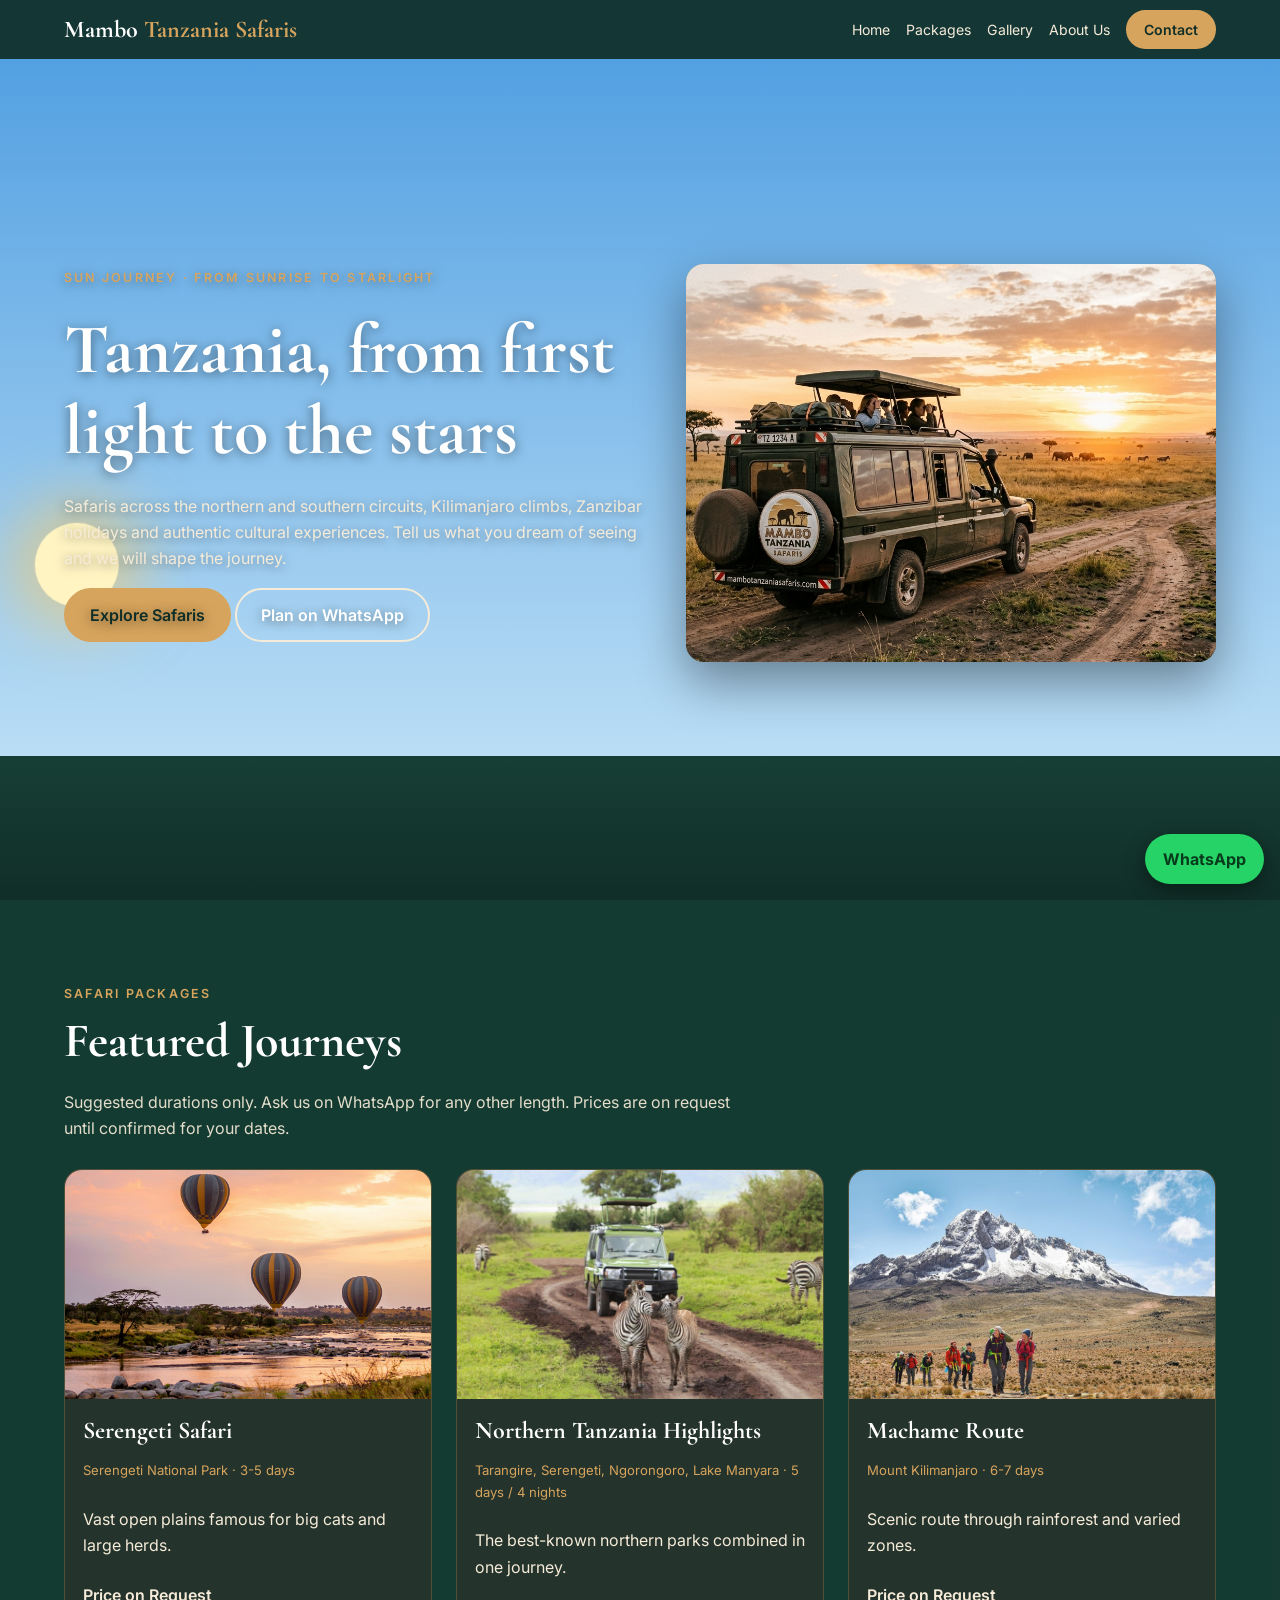
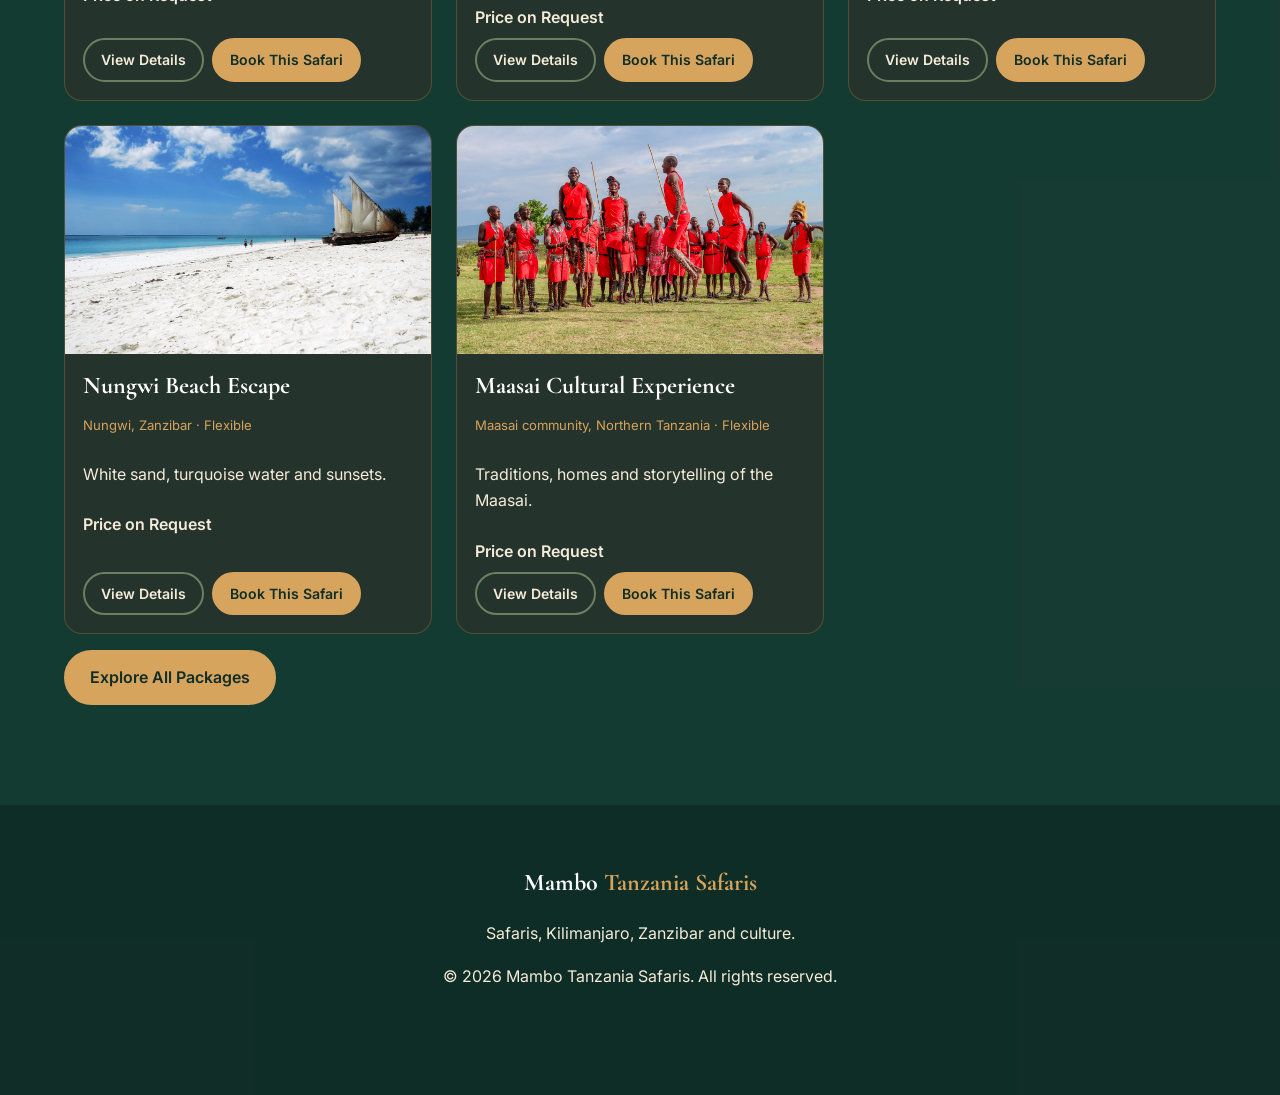
<file: index.html>
<!DOCTYPE html>
<html lang="en">
<head>
<meta charset="utf-8">
<meta name="viewport" content="width=device-width, initial-scale=1">

<title>Mambo Tanzania Safaris | Tanzania Safari Adventures</title>

<meta name="description" content="Discover Tanzania with Mambo Tanzania Safaris. Explore wildlife safaris, Kilimanjaro climbs, Zanzibar holidays and cultural experiences.">

<meta property="og:title" content="Mambo Tanzania Safaris">
<meta property="og:description" content="Experience Tanzania from sunrise to starlight.">
<meta property="og:image" content="images/hero-safari.jpg">

<meta name="theme-color" content="#173F35">

<link rel="preconnect" href="https://fonts.googleapis.com">
<link rel="stylesheet" href="https://fonts.googleapis.com/css2?family=Cormorant+Garamond:wght@500;700&family=Inter:wght@400;600&display=swap">
<link rel="stylesheet" href="styles.css">
</head>

<body>

<a class="skip" href="#main">Skip to main content</a>

<div id="sky" aria-hidden="true">
  <div id="stars"></div>
  <div id="moon"></div>
  <div id="sun"></div>
  <div id="ground"></div>
</div>

<header class="nav">

  <a class="logo" href="index.html">
    Mambo <span>Tanzania Safaris</span>
  </a>

  <button id="menuBtn" aria-label="Toggle menu" aria-expanded="false" aria-controls="menu">&#9776;</button>

  <nav>
    <ul id="menu">
      <li><a href="index.html">Home</a></li>
      <li><a href="packages.html">Packages</a></li>
      <li><a href="gallery.html">Gallery</a></li>
      <li><a href="about.html">About Us</a></li>
      <li><a class="btn sm" href="contact.html">Contact</a></li>
    </ul>
  </nav>

</header>

<main id="main">

  <!-- HERO SECTION -->
  <section id="home" class="hero">

    <div class="hero-txt">

      <p class="eyebrow">Sun Journey · From Sunrise to Starlight</p>

      <h1>Tanzania, from first light to the stars</h1>

      <p>
        Safaris across the northern and southern circuits,
        Kilimanjaro climbs, Zanzibar holidays and authentic
        cultural experiences. Tell us what you dream of seeing
        and we will shape the journey.
      </p>

      <p>
        <a class="btn" href="packages.html">Explore Safaris</a>

        <a class="btn ghost" data-wa="Hello Mambo Tanzania Safaris, I would like help planning a Tanzania trip." href="contact.html">
          Plan on WhatsApp
        </a>
      </p>

    </div>

    <div class="media hero-img">
      <img src="images/hero-safari.jpg"
           alt="Safari vehicle on the Tanzanian savannah at sunrise"
           fetchpriority="high">
    </div>

  </section>

  <!-- FEATURED JOURNEYS -->
  <section id="packages">

    <div class="wrap">

      <p class="eyebrow">Safari Packages</p>

      <h2>Featured Journeys</h2>

      <p class="lead">
        Suggested durations only. Ask us on WhatsApp for any
        other length. Prices are on request until confirmed
        for your dates.
      </p>

      <div class="grid" id="featured"></div>

      <p>
        <a class="btn" href="packages.html">Explore All Packages</a>
      </p>

    </div>

  </section>

</main>

<footer>

  <div class="wrap foot">

    <p class="logo">Mambo <span>Tanzania Safaris</span></p>

    <p>Safaris, Kilimanjaro, Zanzibar and culture.</p>

    <p>
      &copy; <span id="year">2026</span>
      Mambo Tanzania Safaris. All rights reserved.
    </p>

  </div>

</footer>

<a class="fab"
   data-wa="Hello Mambo Tanzania Safaris, I have a question about your safaris."
   href="contact.html"
   aria-label="Chat on WhatsApp">
   WhatsApp
</a>

<script src="script.js"></script>

</body>
</html>
</file>
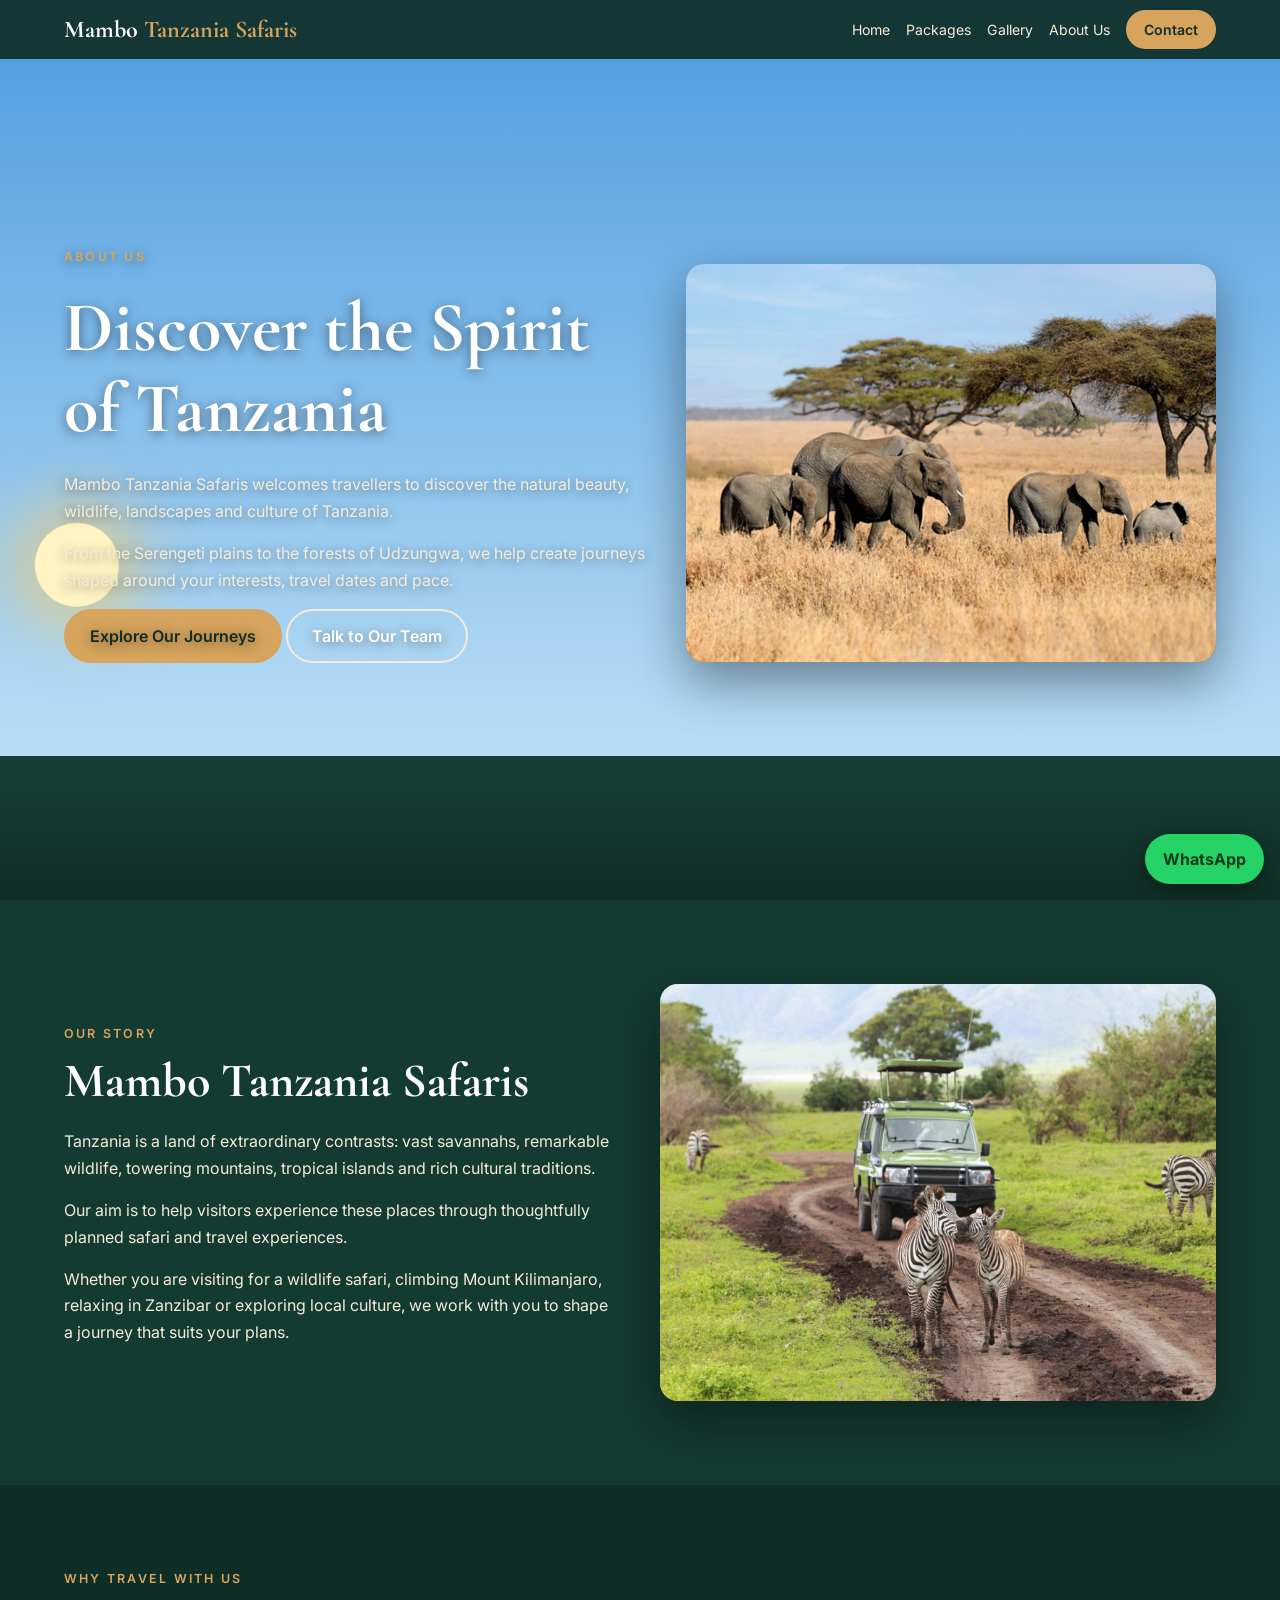
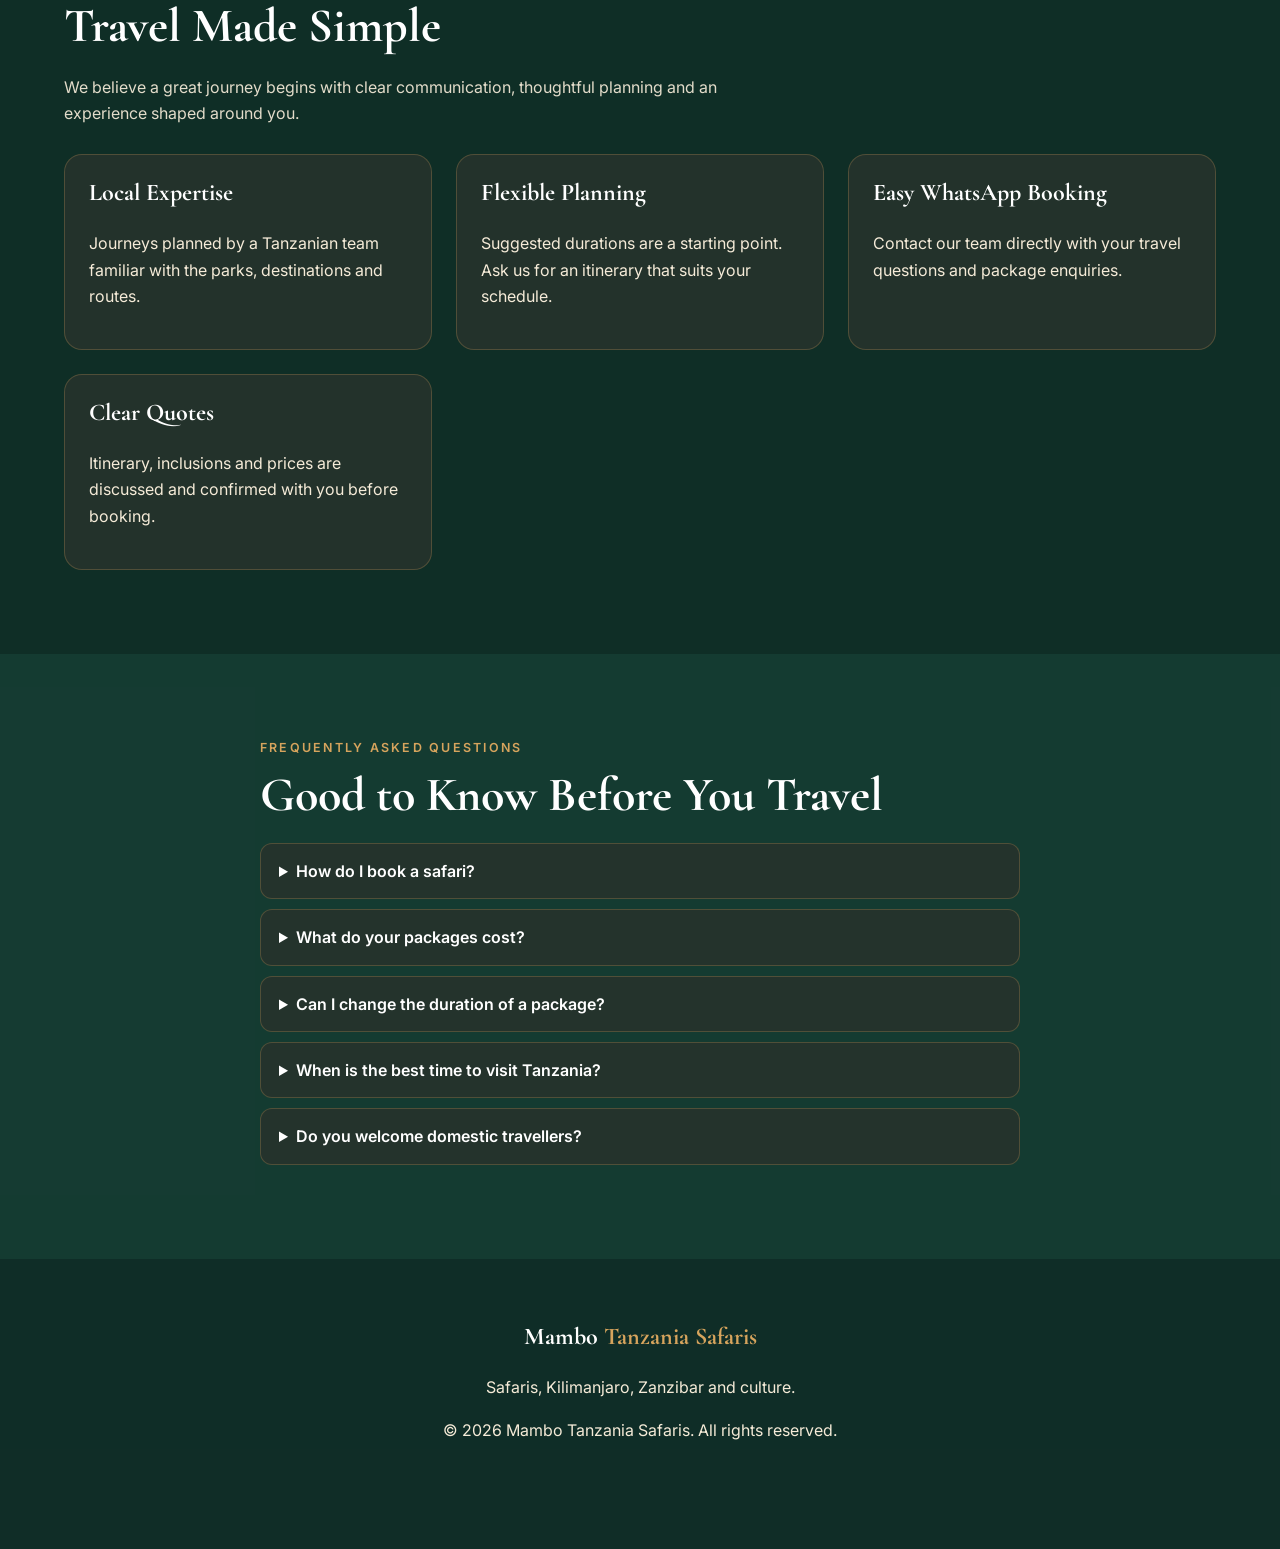
<file: about.html>
<!DOCTYPE html>
<html lang="en">
<head>
<meta charset="utf-8">
<meta name="viewport" content="width=device-width, initial-scale=1">

<title>About Us | Mambo Tanzania Safaris</title>
<meta name="description" content="Learn about Mambo Tanzania Safaris, a Tanzanian safari company creating wildlife, mountain, island and cultural experiences.">

<meta property="og:title" content="About Us | Mambo Tanzania Safaris">
<meta property="og:description" content="Discover the people and values behind Mambo Tanzania Safaris.">
<meta property="og:image" content="images/wildlife.jpg">

<meta name="theme-color" content="#173F35">

<link rel="preconnect" href="https://fonts.googleapis.com">
<link rel="stylesheet" href="https://fonts.googleapis.com/css2?family=Cormorant+Garamond:wght@500;700&family=Inter:wght@400;600&display=swap">
<link rel="stylesheet" href="styles.css">
</head>

<body>

<a class="skip" href="#main">Skip to main content</a>

<div id="sky" aria-hidden="true">
  <div id="stars"></div>
  <div id="moon"></div>
  <div id="sun"></div>
  <div id="ground"></div>
</div>

<header class="nav">
  <a class="logo" href="index.html">Mambo <span>Tanzania Safaris</span></a>

  <button id="menuBtn" aria-label="Toggle menu" aria-expanded="false" aria-controls="menu">&#9776;</button>

  <nav>
    <ul id="menu">
      <li><a href="index.html">Home</a></li>
      <li><a href="packages.html">Packages</a></li>
      <li><a href="gallery.html">Gallery</a></li>
      <li><a href="about.html">About Us</a></li>
      <li><a class="btn sm" href="contact.html">Contact</a></li>
    </ul>
  </nav>
</header>

<main id="main">

  <!-- ABOUT INTRO -->
  <section class="hero">
    <div class="hero-txt">
      <p class="eyebrow">About Us</p>
      <h1>Discover the Spirit of Tanzania</h1>

      <p>
        Mambo Tanzania Safaris welcomes travellers to discover
        the natural beauty, wildlife, landscapes and culture
        of Tanzania.
      </p>

      <p>
        From the Serengeti plains to the forests of Udzungwa,
        we help create journeys shaped around your interests,
        travel dates and pace.
      </p>

      <p>
        <a class="btn" href="packages.html">Explore Our Journeys</a>
        <a class="btn ghost" href="contact.html">Talk to Our Team</a>
      </p>
    </div>

    <div class="media hero-img">
      <img src="images/wildlife.jpg"
           alt="Wildlife in the Tanzanian wilderness">
    </div>
  </section>

  <!-- OUR STORY -->
  <section id="story">
    <div class="wrap two">

      <div>
        <p class="eyebrow">Our Story</p>
        <h2>Mambo Tanzania Safaris</h2>

        <p>
          Tanzania is a land of extraordinary contrasts:
          vast savannahs, remarkable wildlife, towering mountains,
          tropical islands and rich cultural traditions.
        </p>

        <p>
          Our aim is to help visitors experience these places
          through thoughtfully planned safari and travel experiences.
        </p>

        <p>
          Whether you are visiting for a wildlife safari,
          climbing Mount Kilimanjaro, relaxing in Zanzibar
          or exploring local culture, we work with you to
          shape a journey that suits your plans.
        </p>
      </div>

      <div class="media">
        <img src="images/safari-vehicle.jpg"
             alt="Safari vehicle on a Tanzania wildlife adventure">
      </div>

    </div>
  </section>

  <!-- WHY TRAVEL WITH US -->
  <section id="why">
    <div class="wrap">

      <p class="eyebrow">Why Travel With Us</p>
      <h2>Travel Made Simple</h2>

      <p class="lead">
        We believe a great journey begins with clear communication,
        thoughtful planning and an experience shaped around you.
      </p>

      <div class="grid why">

        <article class="card pad">
          <h3>Local Expertise</h3>
          <p>
            Journeys planned by a Tanzanian team familiar
            with the parks, destinations and routes.
          </p>
        </article>

        <article class="card pad">
          <h3>Flexible Planning</h3>
          <p>
            Suggested durations are a starting point.
            Ask us for an itinerary that suits your schedule.
          </p>
        </article>

        <article class="card pad">
          <h3>Easy WhatsApp Booking</h3>
          <p>
            Contact our team directly with your travel
            questions and package enquiries.
          </p>
        </article>

        <article class="card pad">
          <h3>Clear Quotes</h3>
          <p>
            Itinerary, inclusions and prices are discussed
            and confirmed with you before booking.
          </p>
        </article>

      </div>
    </div>
  </section>

  <!-- FAQ -->
  <section id="faq">
    <div class="wrap narrow">

      <p class="eyebrow">Frequently Asked Questions</p>
      <h2>Good to Know Before You Travel</h2>

      <details>
        <summary>How do I book a safari?</summary>
        <p>
          Contact us through WhatsApp. Tell us your preferred
          destination, travel dates and group size. Our team
          will discuss the options with you.
        </p>
      </details>

      <details>
        <summary>What do your packages cost?</summary>
        <p>
          Prices depend on the season, group size, accommodation
          and inclusions. Contact us for a quote based on your dates.
        </p>
      </details>

      <details>
        <summary>Can I change the duration of a package?</summary>
        <p>
          Yes. The durations shown are suggestions and can be
          adjusted according to your travel plans.
        </p>
      </details>

      <details>
        <summary>When is the best time to visit Tanzania?</summary>
        <p>
          Tanzania offers wildlife and adventure experiences
          throughout the year. The best period depends on
          the destination and activity.
        </p>
      </details>

      <details>
        <summary>Do you welcome domestic travellers?</summary>
        <p>
          Yes. We welcome travellers from Tanzania,
          East Africa and around the world.
        </p>
      </details>

    </div>
  </section>

</main>

<footer>
  <div class="wrap foot">
    <p class="logo">Mambo <span>Tanzania Safaris</span></p>
    <p>Safaris, Kilimanjaro, Zanzibar and culture.</p>
    <p>&copy; <span id="year">2026</span> Mambo Tanzania Safaris. All rights reserved.</p>
  </div>
</footer>

<a class="fab"
   data-wa="Hello Mambo Tanzania Safaris, I would like to know more about your company."
   href="contact.html"
   aria-label="Chat on WhatsApp">WhatsApp</a>

<script src="script.js"></script>

</body>
</html>
</file>
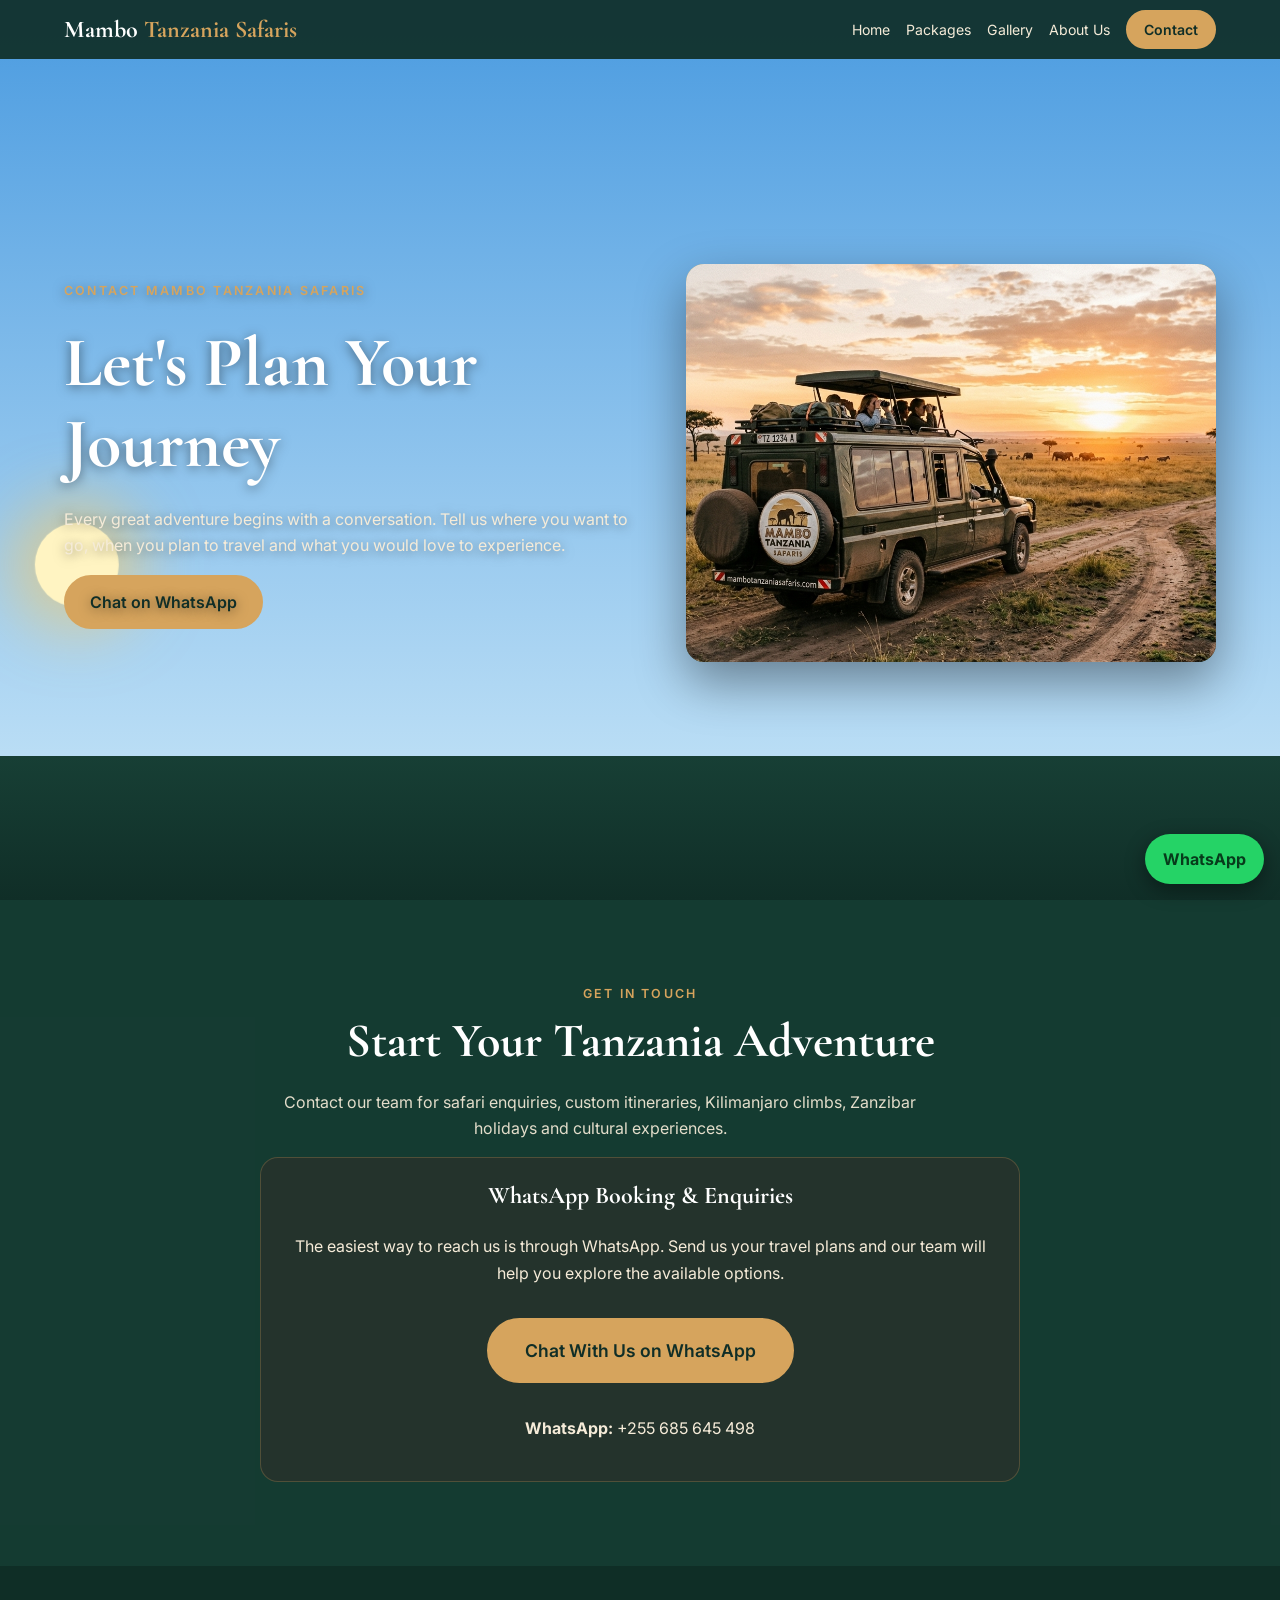
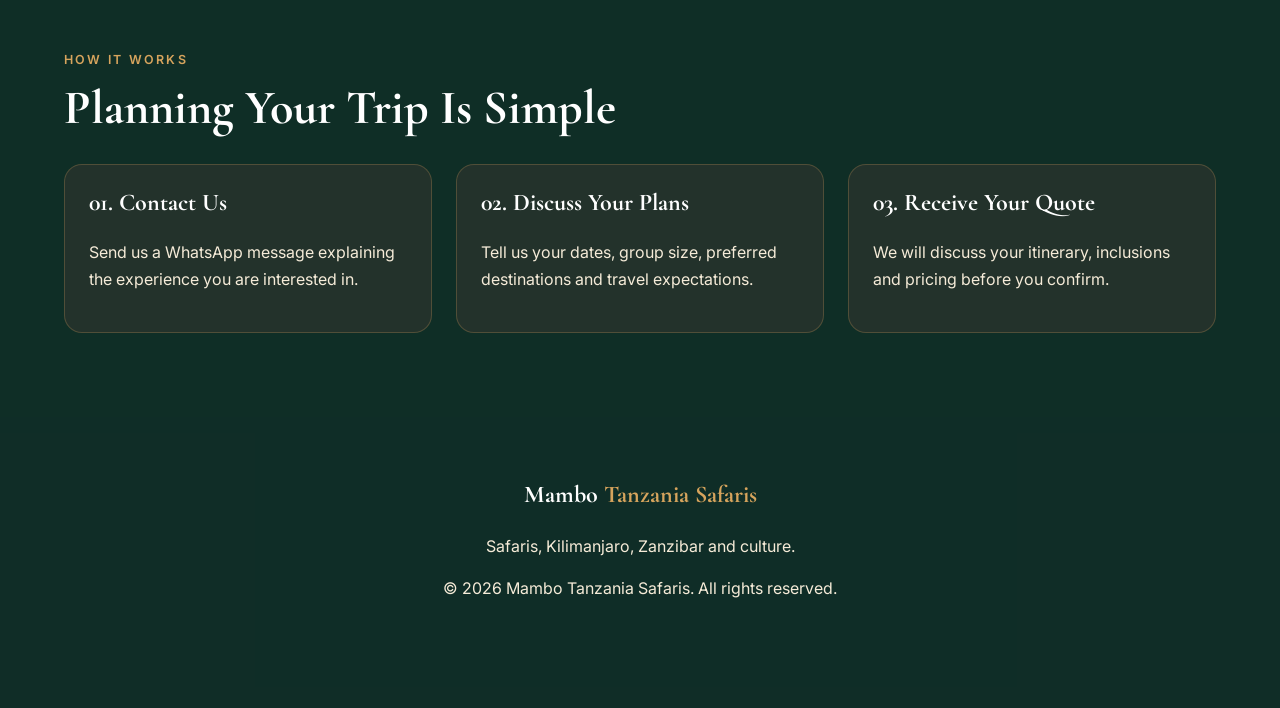
<file: contact.html>
<!DOCTYPE html>
<html lang="en">
<head>
<meta charset="utf-8">
<meta name="viewport" content="width=device-width, initial-scale=1">

<title>Contact Us | Mambo Tanzania Safaris</title>
<meta name="description" content="Contact Mambo Tanzania Safaris to plan your Tanzania wildlife safari, Kilimanjaro climb, Zanzibar holiday or cultural adventure.">

<meta property="og:title" content="Contact Us | Mambo Tanzania Safaris">
<meta property="og:description" content="Start planning your Tanzania journey with Mambo Tanzania Safaris.">
<meta property="og:image" content="images/hero-safari.jpg">

<meta name="theme-color" content="#173F35">

<link rel="preconnect" href="https://fonts.googleapis.com">
<link rel="stylesheet" href="https://fonts.googleapis.com/css2?family=Cormorant+Garamond:wght@500;700&family=Inter:wght@400;600&display=swap">
<link rel="stylesheet" href="styles.css">
</head>

<body>

<a class="skip" href="#main">Skip to main content</a>

<div id="sky" aria-hidden="true">
  <div id="stars"></div>
  <div id="moon"></div>
  <div id="sun"></div>
  <div id="ground"></div>
</div>

<header class="nav">
  <a class="logo" href="index.html">Mambo <span>Tanzania Safaris</span></a>

  <button id="menuBtn" aria-label="Toggle menu" aria-expanded="false" aria-controls="menu">&#9776;</button>

  <nav>
    <ul id="menu">
      <li><a href="index.html">Home</a></li>
      <li><a href="packages.html">Packages</a></li>
      <li><a href="gallery.html">Gallery</a></li>
      <li><a href="about.html">About Us</a></li>
      <li><a class="btn sm" href="contact.html">Contact</a></li>
    </ul>
  </nav>
</header>

<main id="main">

  <!-- CONTACT INTRO -->
  <section class="hero">
    <div class="hero-txt">

      <p class="eyebrow">Contact Mambo Tanzania Safaris</p>

      <h1>Let's Plan Your Journey</h1>

      <p>
        Every great adventure begins with a conversation.
        Tell us where you want to go, when you plan to travel
        and what you would love to experience.
      </p>

      <p>
        <a class="btn" data-wa="Hello Mambo Tanzania Safaris, I would like to plan a Tanzania trip. Please advise me on your packages and availability." href="#contact-details">
          Chat on WhatsApp
        </a>
      </p>

    </div>

    <div class="media hero-img">
      <img src="images/hero-safari.jpg"
           alt="Safari adventure in Tanzania">
    </div>

  </section>

  <!-- CONTACT DETAILS -->
  <section id="contact-details">

    <div class="wrap narrow center">

      <p class="eyebrow">Get in Touch</p>

      <h2>Start Your Tanzania Adventure</h2>

      <p class="lead">
        Contact our team for safari enquiries, custom itineraries,
        Kilimanjaro climbs, Zanzibar holidays and cultural experiences.
      </p>

      <div class="card pad">

        <h3>WhatsApp Booking &amp; Enquiries</h3>

        <p>
          The easiest way to reach us is through WhatsApp.
          Send us your travel plans and our team will help
          you explore the available options.
        </p>

        <p>
          <a class="btn big"
             data-wa="Hello Mambo Tanzania Safaris, I would like to enquire about planning a trip to Tanzania. Please assist me with packages, prices and availability."
             href="#contact-details">
            Chat With Us on WhatsApp
          </a>
        </p>

        <p><strong>WhatsApp:</strong> +255 685 645 498</p>

      </div>

    </div>

  </section>

  <!-- BOOKING INFORMATION -->
  <section>

    <div class="wrap">

      <p class="eyebrow">How It Works</p>

      <h2>Planning Your Trip Is Simple</h2>

      <div class="grid why">

        <article class="card pad">
          <h3>01. Contact Us</h3>
          <p>
            Send us a WhatsApp message explaining
            the experience you are interested in.
          </p>
        </article>

        <article class="card pad">
          <h3>02. Discuss Your Plans</h3>
          <p>
            Tell us your dates, group size, preferred
            destinations and travel expectations.
          </p>
        </article>

        <article class="card pad">
          <h3>03. Receive Your Quote</h3>
          <p>
            We will discuss your itinerary, inclusions
            and pricing before you confirm.
          </p>
        </article>

      </div>

    </div>

  </section>

</main>

<footer>
  <div class="wrap foot">
    <p class="logo">Mambo <span>Tanzania Safaris</span></p>
    <p>Safaris, Kilimanjaro, Zanzibar and culture.</p>
    <p>&copy; <span id="year">2026</span> Mambo Tanzania Safaris. All rights reserved.</p>
  </div>
</footer>

<a class="fab"
   data-wa="Hello Mambo Tanzania Safaris, I would like to make an enquiry."
   href="#contact-details"
   aria-label="Chat on WhatsApp">WhatsApp</a>

<script src="script.js"></script>

</body>
</html>
</file>
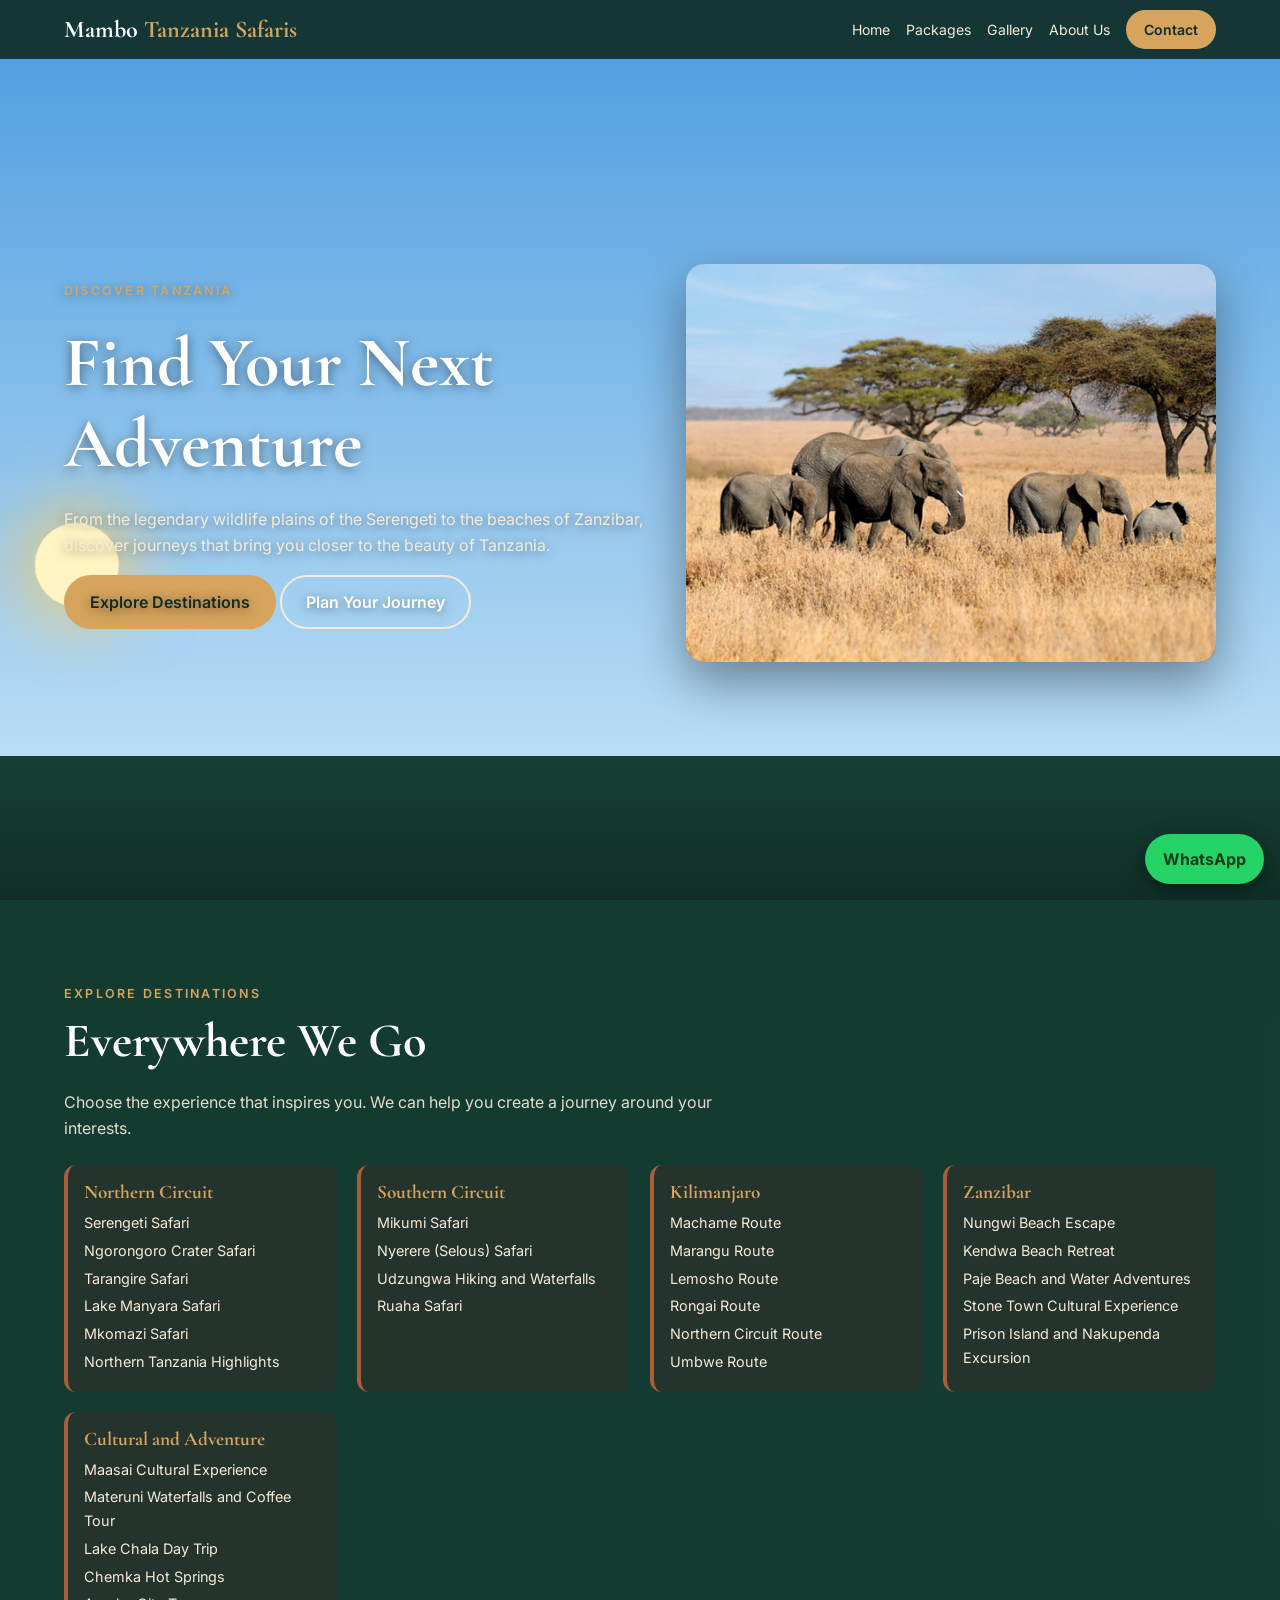
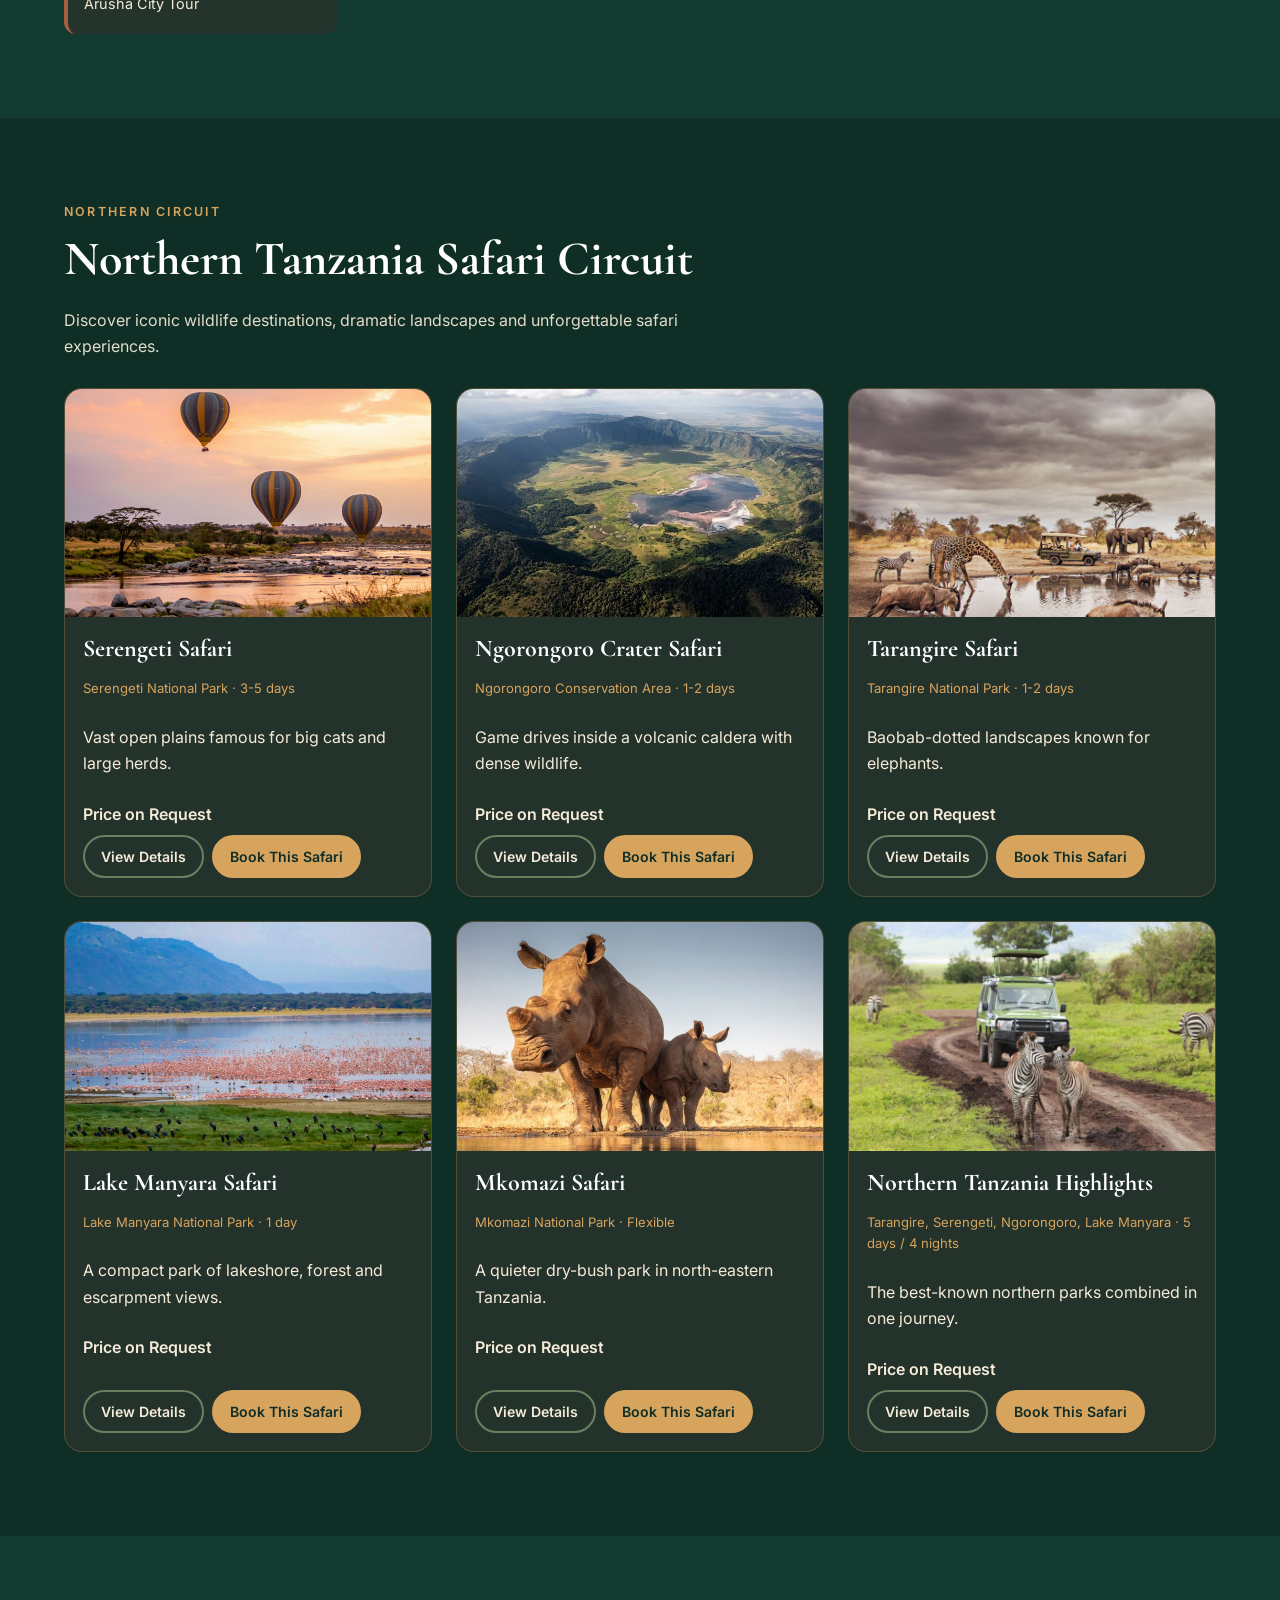
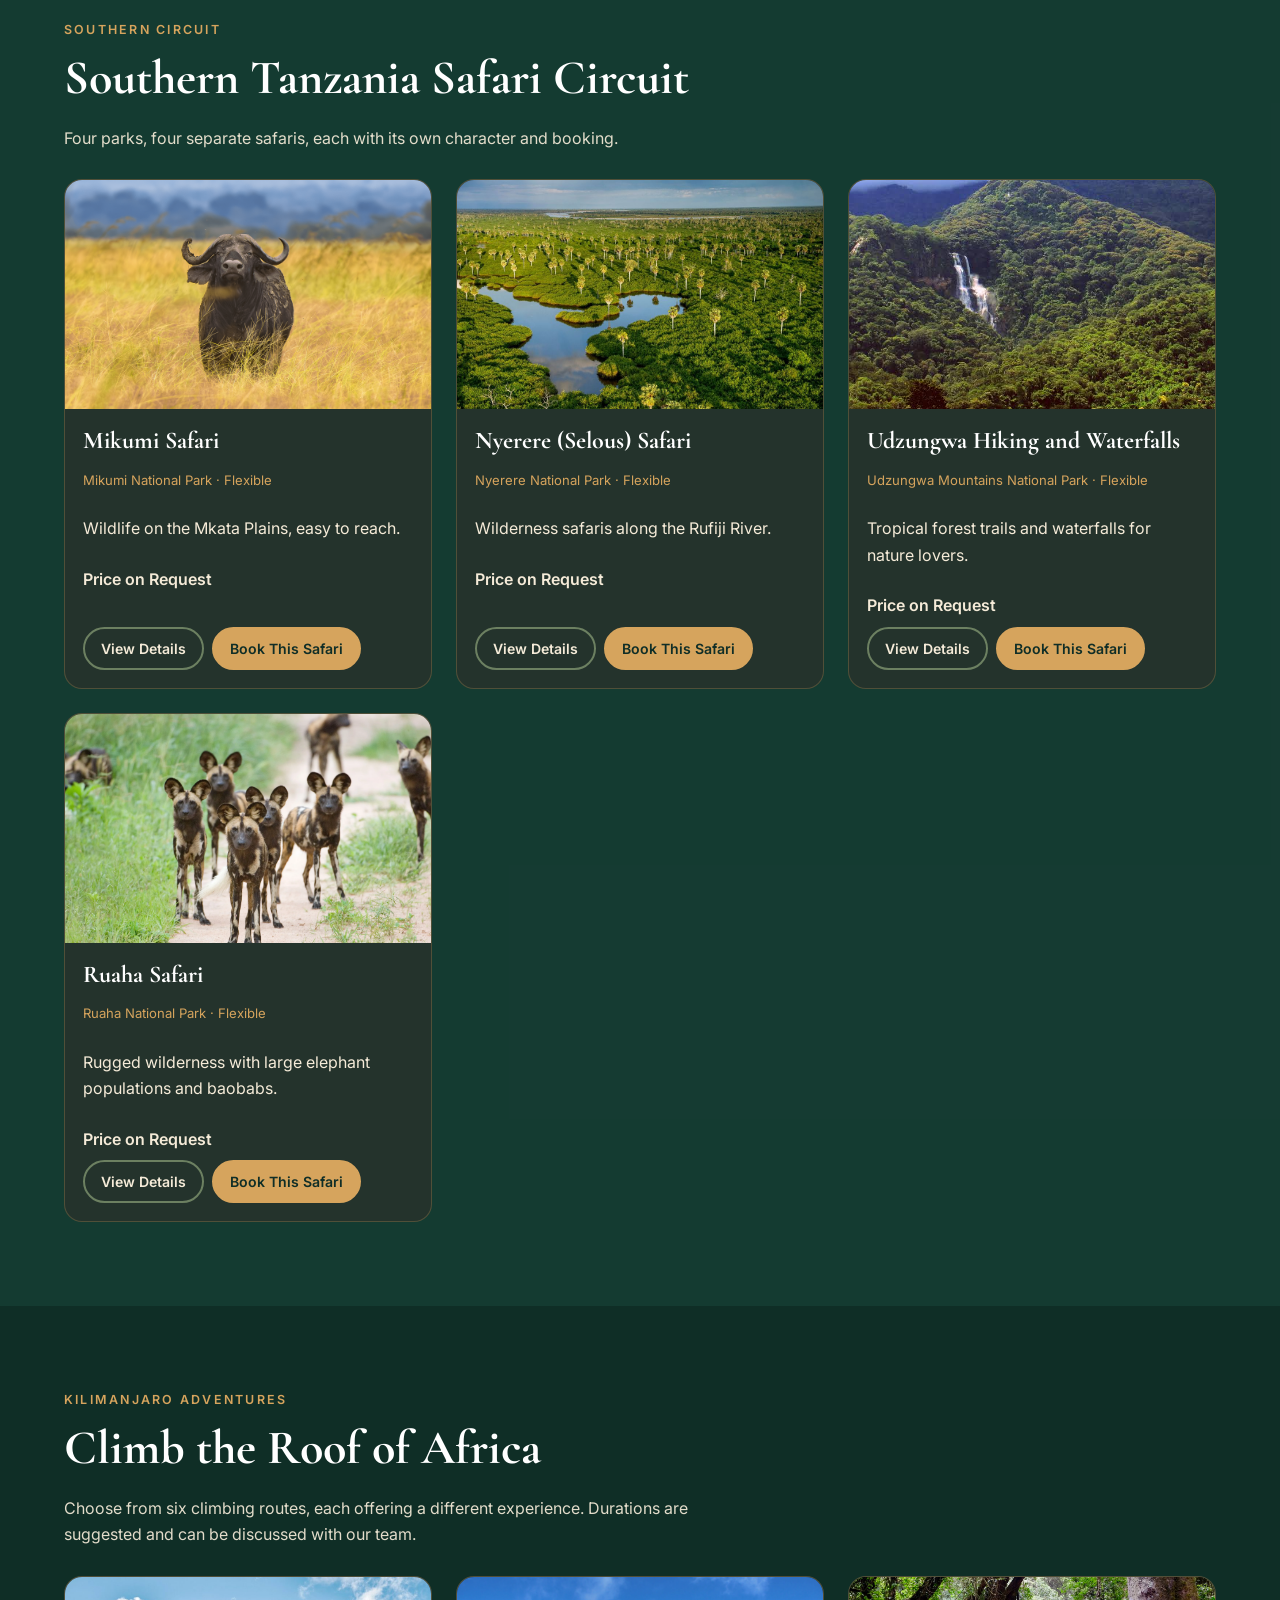
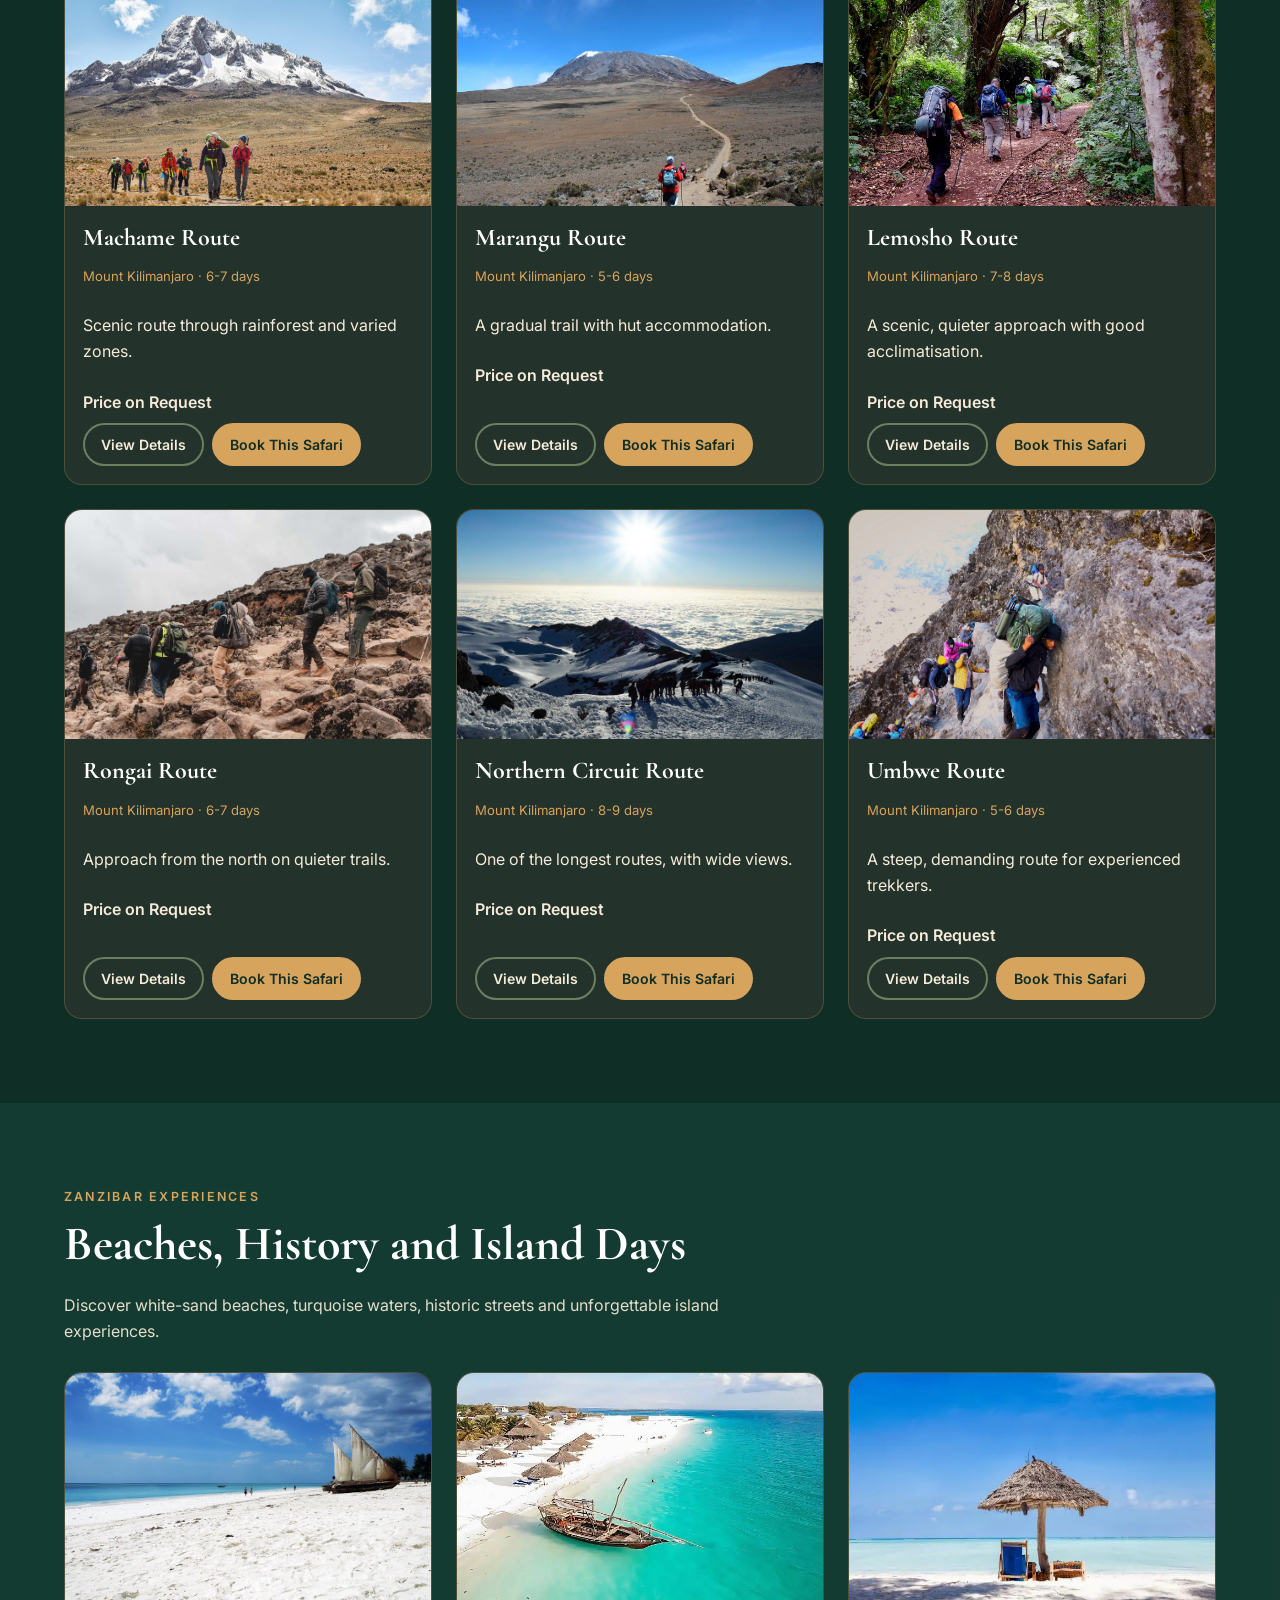
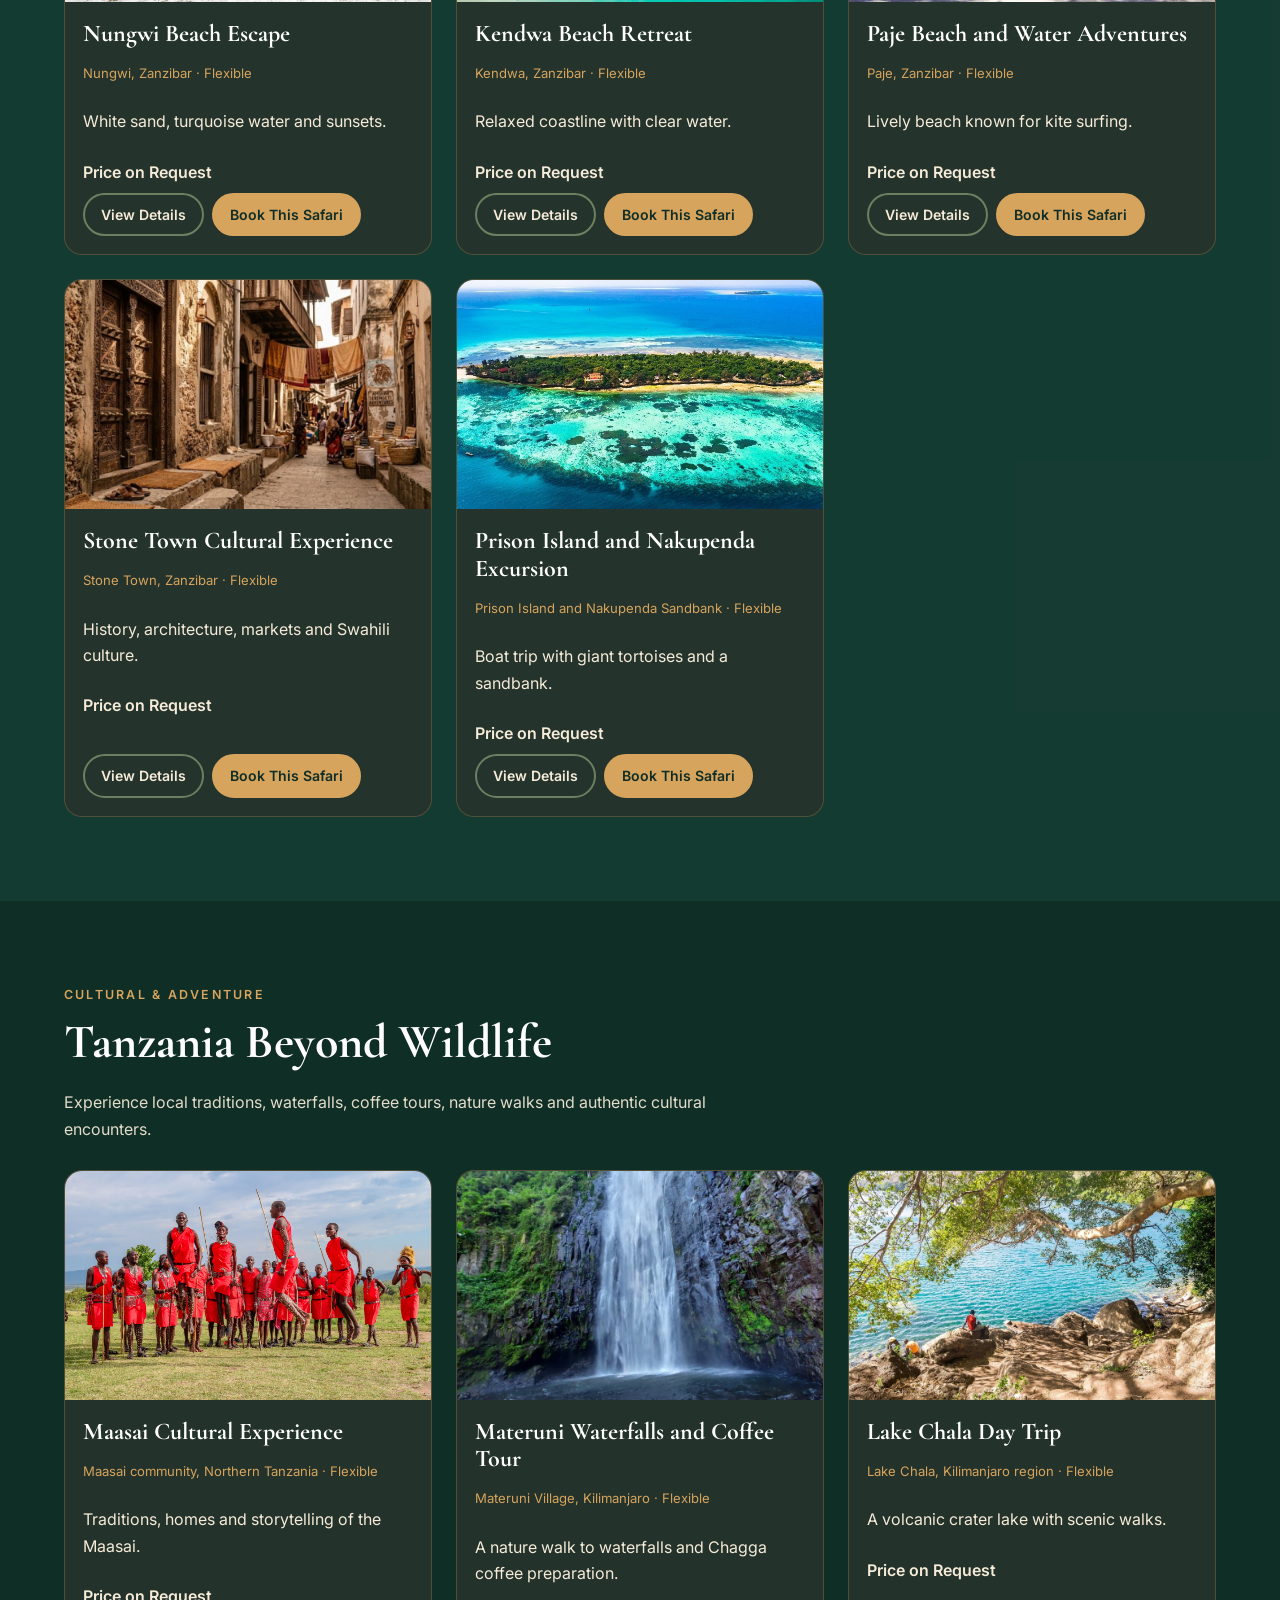
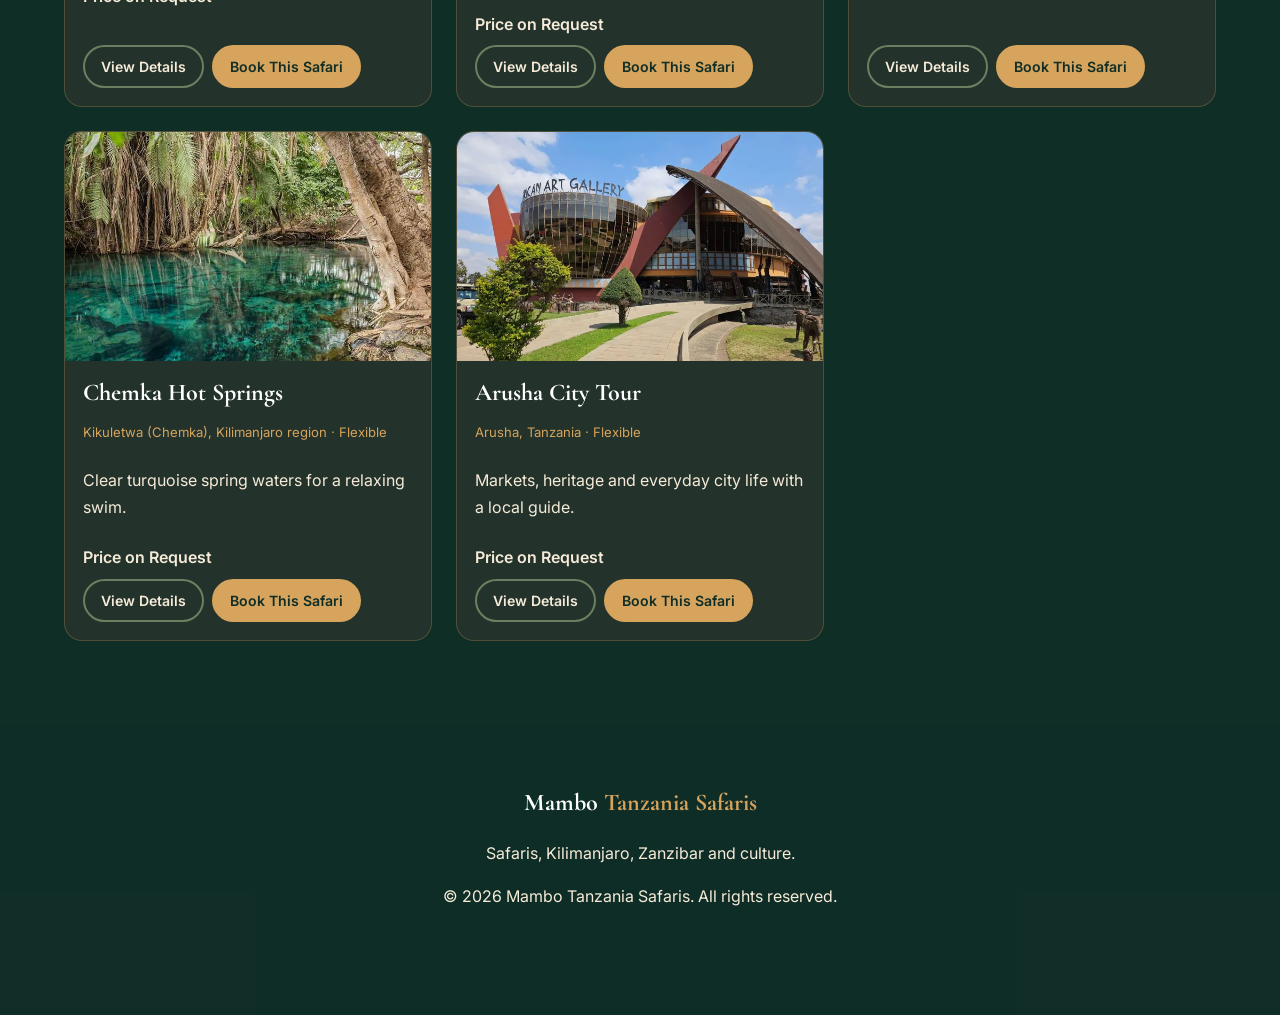
<file: packages.html>
<!DOCTYPE html>
<html lang="en">
<head>
<meta charset="utf-8">
<meta name="viewport" content="width=device-width, initial-scale=1">

<title>Safari Packages | Mambo Tanzania Safaris</title>
<meta name="description" content="Explore Tanzania safari packages, Northern and Southern Circuit adventures, Kilimanjaro climbing routes, Zanzibar holidays and cultural experiences.">

<meta name="theme-color" content="#173F35">

<link rel="preconnect" href="https://fonts.googleapis.com">
<link rel="stylesheet" href="https://fonts.googleapis.com/css2?family=Cormorant+Garamond:wght@500;700&family=Inter:wght@400;600&display=swap">
<link rel="stylesheet" href="styles.css">
</head>

<body>

<a class="skip" href="#main">Skip to main content</a>

<div id="sky" aria-hidden="true">
  <div id="stars"></div>
  <div id="moon"></div>
  <div id="sun"></div>
  <div id="ground"></div>
</div>

<header class="nav">
  <a class="logo" href="index.html">Mambo <span>Tanzania Safaris</span></a>

  <button id="menuBtn" aria-label="Toggle menu" aria-expanded="false" aria-controls="menu">&#9776;</button>

  <nav>
    <ul id="menu">
      <li><a href="index.html">Home</a></li>
      <li><a href="packages.html">Packages</a></li>
      <li><a href="gallery.html">Gallery</a></li>
      <li><a href="about.html">About Us</a></li>
      <li><a class="btn sm" href="contact.html">Contact</a></li>
    </ul>
  </nav>
</header>

<main id="main">

  <!-- PAGE INTRO -->
  <section class="hero">
    <div class="hero-txt">
      <p class="eyebrow">Discover Tanzania</p>
      <h1>Find Your Next Adventure</h1>
      <p>
        From the legendary wildlife plains of the Serengeti
        to the beaches of Zanzibar, discover journeys that
        bring you closer to the beauty of Tanzania.
      </p>
      <p>
        <a class="btn" href="#destinations">Explore Destinations</a>
        <a class="btn ghost" href="contact.html">Plan Your Journey</a>
      </p>
    </div>

    <div class="media hero-img">
      <img src="images/wildlife.jpg" alt="Wildlife in Tanzania">
    </div>
  </section>

  <!-- DESTINATIONS -->
  <section id="destinations">
    <div class="wrap">
      <p class="eyebrow">Explore Destinations</p>
      <h2>Everywhere We Go</h2>
      <p class="lead">
        Choose the experience that inspires you.
        We can help you create a journey around your interests.
      </p>
      <div class="chips" id="chips"></div>
    </div>
  </section>

  <!-- NORTHERN CIRCUIT -->
  <section id="northern">
    <div class="wrap">
      <p class="eyebrow">Northern Circuit</p>
      <h2>Northern Tanzania Safari Circuit</h2>
      <p class="lead">
        Discover iconic wildlife destinations, dramatic landscapes
        and unforgettable safari experiences.
      </p>
      <div class="grid" id="g-n"></div>
    </div>
  </section>

  <!-- SOUTHERN CIRCUIT -->
  <section id="southern">
    <div class="wrap">
      <p class="eyebrow">Southern Circuit</p>
      <h2>Southern Tanzania Safari Circuit</h2>
      <p class="lead">
        Four parks, four separate safaris, each with its own
        character and booking.
      </p>
      <div class="grid" id="g-s"></div>
    </div>
  </section>

  <!-- KILIMANJARO -->
  <section id="kilimanjaro">
    <div class="wrap">
      <p class="eyebrow">Kilimanjaro Adventures</p>
      <h2>Climb the Roof of Africa</h2>
      <p class="lead">
        Choose from six climbing routes, each offering a different
        experience. Durations are suggested and can be discussed
        with our team.
      </p>
      <div class="grid" id="g-k"></div>
    </div>
  </section>

  <!-- ZANZIBAR -->
  <section id="zanzibar">
    <div class="wrap">
      <p class="eyebrow">Zanzibar Experiences</p>
      <h2>Beaches, History and Island Days</h2>
      <p class="lead">
        Discover white-sand beaches, turquoise waters,
        historic streets and unforgettable island experiences.
      </p>
      <div class="grid" id="g-z"></div>
    </div>
  </section>

  <!-- CULTURE -->
  <section id="culture">
    <div class="wrap">
      <p class="eyebrow">Cultural &amp; Adventure</p>
      <h2>Tanzania Beyond Wildlife</h2>
      <p class="lead">
        Experience local traditions, waterfalls, coffee tours,
        nature walks and authentic cultural encounters.
      </p>
      <div class="grid" id="g-c"></div>
    </div>
  </section>

</main>

<footer>
  <div class="wrap foot">
    <p class="logo">Mambo <span>Tanzania Safaris</span></p>
    <p>Safaris, Kilimanjaro, Zanzibar and culture.</p>
    <p>&copy; <span id="year">2026</span> Mambo Tanzania Safaris. All rights reserved.</p>
  </div>
</footer>

<a class="fab"
   data-wa="Hello Mambo Tanzania Safaris, I would like to enquire about your safari packages."
   href="contact.html"
   aria-label="Chat on WhatsApp">WhatsApp</a>

<script src="script.js"></script>

</body>
</html>
</file>
<file: styles.css>
:root{--green:#173F35;--forest:#102E27;--gold:#D6A45D;--sand:#F5EBD8;--terra:#A85D3B;--olive:#6C8061;--char:#26332D;--white:#fff}
*{box-sizing:border-box}html{scroll-behavior:smooth;scroll-padding-top:72px}
body{margin:0;font-family:Inter,system-ui,sans-serif;color:var(--sand);line-height:1.65;background:var(--forest)}
img{max-width:100%;display:block}a{color:var(--gold)}
h1,h2,h3,.logo{font-family:"Cormorant Garamond",Georgia,serif;line-height:1.15;color:var(--white)}
h1{font-size:clamp(2.4rem,6vw,4.4rem);margin:.3em 0}h2{font-size:clamp(1.9rem,4vw,3rem);margin:.2em 0 .4em}h3{margin:0 0 .3em;font-size:1.5rem}
.skip{position:absolute;left:-999px}.skip:focus{left:8px;top:8px;background:var(--gold);color:var(--forest);padding:8px;z-index:100}
#sky{position:fixed;inset:0;z-index:0;pointer-events:none;overflow:hidden;background:#5aa9e6}
#sky>div{position:absolute;pointer-events:none}
#sun{width:84px;height:84px;border-radius:50%;background:#fff4c2;box-shadow:0 0 60px 24px rgba(255,200,90,.55);left:0;top:0;will-change:transform}
#moon{width:60px;height:60px;border-radius:50%;right:14%;top:12%;opacity:0;background:#f3f1e6;box-shadow:0 0 30px 8px rgba(243,241,230,.4),inset -14px -4px 0 0 #cfcab8}
#stars{inset:0;opacity:0}#stars i{position:absolute;width:2px;height:2px;border-radius:50%;background:#fff;animation:tw 3s ease-in-out infinite}
@keyframes tw{50%{opacity:.25}}
#ground{left:0;right:0;bottom:0;height:16vh;background:linear-gradient(var(--green),var(--forest))}
main,footer,.nav,.fab{position:relative;z-index:2}
.nav{position:fixed;top:0;left:0;right:0;display:flex;justify-content:space-between;align-items:center;padding:10px 5%;background:rgba(16,46,39,.92);z-index:50}
.logo{font-size:1.5rem;font-weight:700;text-decoration:none;color:var(--white)}.logo span{color:var(--gold)}
#menu{display:flex;gap:16px;list-style:none;margin:0;padding:0;align-items:center}#menu a{color:var(--sand);text-decoration:none;font-size:.88rem}#menu a:hover{color:var(--gold)}
#menuBtn{display:none;background:none;border:1px solid var(--gold);color:var(--gold);font-size:1.4rem;padding:2px 12px;border-radius:6px}
.btn{display:inline-block;background:var(--gold);color:var(--forest)!important;font-weight:600;padding:12px 24px;border-radius:40px;text-decoration:none;border:2px solid var(--gold);cursor:pointer;font:inherit;font-weight:600;transition:.25s}
.btn:hover{background:var(--terra);border-color:var(--terra);color:var(--white)!important}.btn.ghost{background:transparent;color:var(--white)!important;border-color:var(--sand)}
.btn.sm{padding:6px 16px}.btn.big{font-size:1.1rem;padding:16px 36px}.btn.alt{background:transparent;color:var(--sand)!important;border-color:var(--olive)}
section{padding:84px 5%;background:rgba(16,46,39,.74)}section:nth-of-type(even){background:rgba(23,63,53,.78)}
.hero{display:grid;grid-template-columns:1.1fr 1fr;gap:40px;align-items:center;min-height:100vh;padding-top:110px;background:transparent!important}
.hero-txt{text-shadow:0 2px 12px rgba(0,0,0,.5)}.wrap{max-width:1180px;margin:auto}.narrow{max-width:760px}.center{text-align:center}
.eyebrow{color:var(--gold);text-transform:uppercase;letter-spacing:.18em;font-size:.78rem;font-weight:600;margin:0}.lead{max-width:680px;opacity:.92}
.two{display:grid;grid-template-columns:1fr 1fr;gap:40px;align-items:center}
.media{border-radius:18px;overflow:hidden;background:linear-gradient(135deg,var(--olive),var(--green));aspect-ratio:4/3;position:relative;box-shadow:0 20px 50px rgba(0,0,0,.4)}
.media img{width:100%;height:100%;object-fit:cover}.media.noimg::after{content:attr(data-alt);position:absolute;inset:0;display:grid;place-items:center;text-align:center;padding:16px;font-size:.85rem;color:var(--sand);opacity:.8}
.grid{display:grid;grid-template-columns:repeat(auto-fill,minmax(290px,1fr));gap:24px;margin-top:28px}
.card{background:rgba(38,51,45,.94);border:1px solid rgba(214,164,93,.25);border-radius:18px;overflow:hidden;display:flex;flex-direction:column;transition:transform .3s,border-color .3s}
.card:hover{transform:translateY(-5px);border-color:var(--gold)}.card .media{border-radius:0;box-shadow:none;aspect-ratio:16/10}
.body{padding:18px;display:flex;flex-direction:column;gap:8px;flex:1}.pad{padding:24px}.meta{font-size:.82rem;color:var(--gold)}
.price{font-weight:600;color:var(--sand)}.det{display:none;font-size:.92rem;border-top:1px solid rgba(214,164,93,.3);padding-top:8px}.det.open{display:block}.det ul{padding-left:18px;margin:4px 0}
.acts{display:flex;gap:8px;flex-wrap:wrap;margin-top:auto}.acts .btn{padding:8px 16px;font-size:.88rem}
.chips{display:grid;grid-template-columns:repeat(auto-fit,minmax(240px,1fr));gap:20px;margin-top:24px}.chips div{background:rgba(38,51,45,.94);border-left:4px solid var(--terra);padding:16px;border-radius:12px}
.chips h3{font-size:1.2rem;color:var(--gold)}.chips a{display:block;color:var(--sand);text-decoration:none;font-size:.9rem;padding:2px 0}.chips a:hover{color:var(--gold)}
.gal{display:grid;grid-template-columns:repeat(auto-fill,minmax(200px,1fr));gap:12px;margin-top:24px}.gal .media{aspect-ratio:1}
details{background:rgba(38,51,45,.94);border-radius:12px;padding:14px 18px;margin:10px 0;border:1px solid rgba(214,164,93,.25)}summary{cursor:pointer;font-weight:600;color:var(--white)}
footer{background:rgba(16,46,39,.95);padding:40px 5% 90px;text-align:center}
.fab{position:fixed;right:16px;bottom:16px;background:#25D366;color:#073b1b;font-weight:700;padding:12px 18px;border-radius:40px;text-decoration:none;box-shadow:0 6px 20px rgba(0,0,0,.4);z-index:60}
a:focus-visible,button:focus-visible,summary:focus-visible{outline:3px solid var(--gold);outline-offset:3px}
@media(max-width:900px){#menuBtn{display:block}#menu{display:none;position:absolute;top:100%;left:0;right:0;flex-direction:column;background:var(--forest);padding:16px 5%;gap:12px;align-items:flex-start}#menu.open{display:flex}
.hero,.two{grid-template-columns:1fr}.hero{min-height:auto}section{padding:64px 5%}}
@media(prefers-reduced-motion:reduce){html{scroll-behavior:auto}#stars i{animation:none}*{transition:none!important}}
</file>
